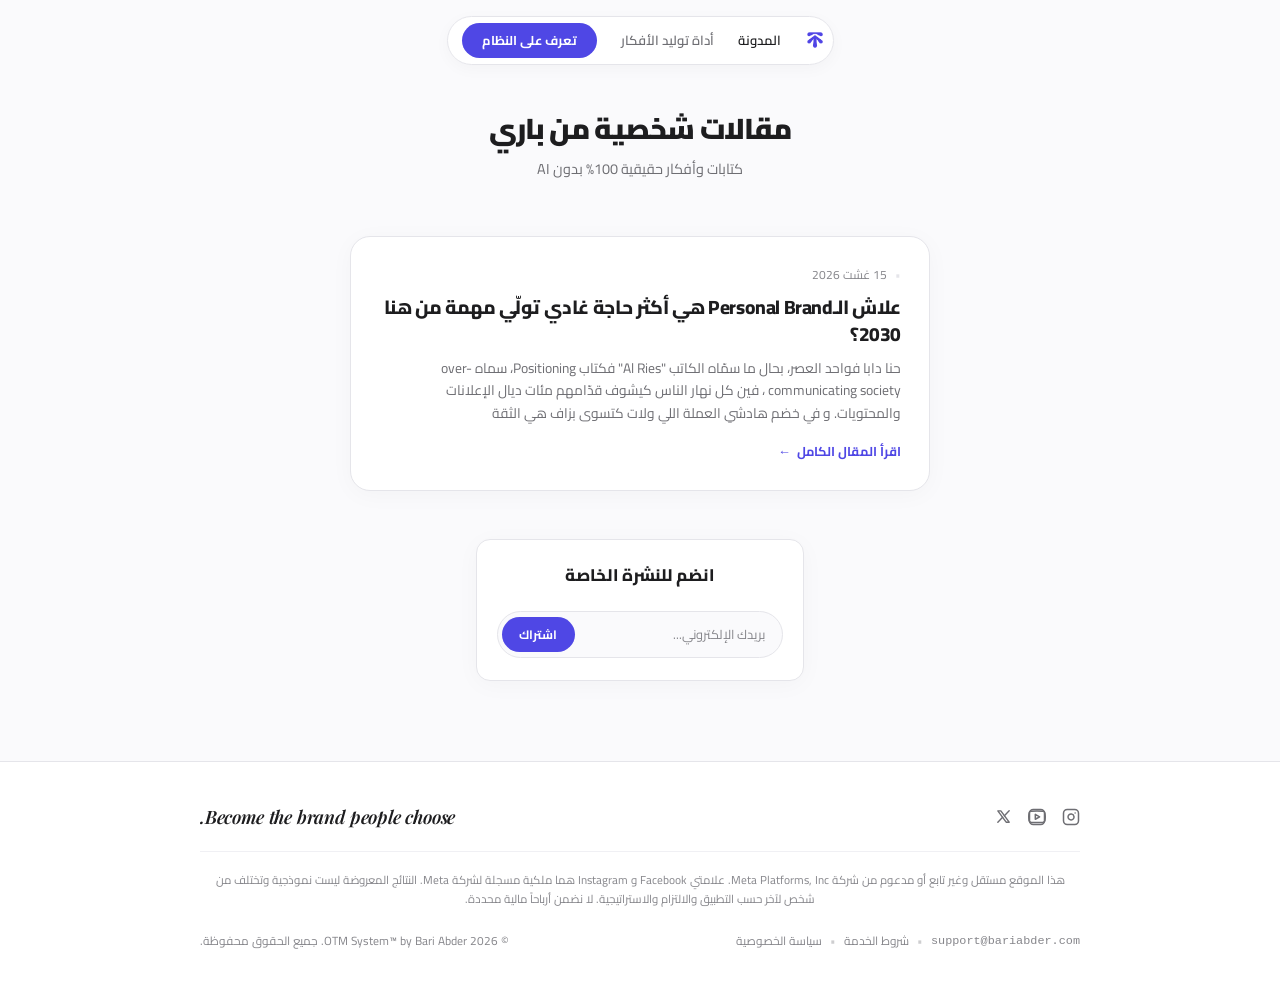
<file: index.html>
<!DOCTYPE html>
<html lang="ar" dir="rtl">
<head>
  <meta charset="UTF-8">
  <meta name="viewport" content="width=device-width, initial-scale=1.0">
  <title>Bari Abder — المدونة</title>
  <link rel="icon" type="image/png" href="main-logo.png">

  <!-- Typography: Apple SF Arabic / Cairo + Playfair Display for footer slogan -->
  <link rel="preconnect" href="https://fonts.googleapis.com">
  <link rel="preconnect" href="https://fonts.gstatic.com" crossorigin>
  <link href="https://fonts.googleapis.com/css2?family=Cairo:wght@400;500;600;700;800;900&family=Playfair+Display:ital,wght@1,600&display=swap" rel="stylesheet">
      <link rel="icon" type="image/png" href="main-logo.png">

  <link rel="stylesheet" href="style.css">
</head>
<body>

  <!-- ================= FLOATING NAVIGATION PILL ================= -->
  <header class="top-nav-header">
    <nav class="top-nav-pill">
      <!-- Brand Icon / Logo -->
       <a href="/" class="nav-profile">
        <img src="logo-wide.png" alt="logo-otm">
      </a>

      <!-- Navigation Links -->
      <a href="https://blog.bariabder.com/" class="nav-link-item active">المدونة</a>
      <a href="https://bariabder.com/idea" class="nav-link-item">أداة توليد الأفكار</a>

      <!-- CTA Button Replacement -->
      <a href="https://www.bariabder.com/#hero-video" class="nav-btn-cta">تعرف على النظام</a>
    </nav>
  </header>

  <!-- ================= EDITORIAL CONTENT CONTAINER ================= -->
  <main class="container">
    
    <!-- Minimal Header -->
    <header class="blog-hero">
      <h1 class="blog-main-title">مقالات شخصية من باري</h1>
      <p class="blog-subtitle">كتابات وأفكار حقيقية 100% بدون AI </p>
    </header>

    <!-- Articles Feed -->
    <section class="articles-feed">
      
      <!-- Article Entry -->
      <article class="article-entry">
        <a href="https://blog.bariabder.com/why_personal_branding_matter_in_future.html" class="article-link-wrapper">
          <div class="article-meta-row">
            
            <span class="meta-separator">•</span>
            <time class="article-date">15 غشت 2026</time>
          </div>
          
          <h2 class="article-title">علاش الـPersonal Brand هي أكثر حاجة غادي تولّي مهمة من هنا 2030؟</h2>
          <p class="article-description">حنا دابا فواحد العصر، بحال ما سمّاه الكاتب "Al Ries" فكتاب Positioning، سماه over-communicating society ، فين كل نهار الناس كيشوف قدّامهم مئات ديال الإعلانات والمحتويات. و في خضم هادشي العملة اللي ولات كتسوى بزاف هي الثقة</p>
          
          <div class="article-read-more">
            <span>اقرأ المقال الكامل</span>
            <span class="arrow-icon">←</span>
          </div>
        </a>
      </article>

    </section>

    <!-- Clean Newsletter Box -->
    <section class="newsletter-card" id="subscribe">
      <h3 class="newsletter-headline">انضم للنشرة الخاصة</h3><br>
       <!--   <p class="newsletter-subline">أفكار واستراتيجيات مركزة بدون حشو، مباشرة في بريدك.</p>
-->
      
      <form class="newsletter-form-inline" id="newsletterForm">
        <input type="email" name="email" placeholder="بريدك الإلكتروني..." required class="newsletter-input-field">
        <button type="submit" class="newsletter-btn">اشتراك</button>
      </form>
    </section>

  </main>

  <!-- ================= SITE FOOTER ================= -->
  <footer class="site-footer">
    <div class="footer-container">
      
      <!-- Top Row: Socials & Italic Slogan -->
      <div class="footer-top-row">
        <div class="footer-socials">
          <!-- Instagram -->
          <a href="https://instagram.com" target="_blank" rel="noopener" aria-label="Instagram">
            <svg width="18" height="18" viewBox="0 0 24 24" fill="none" stroke="currentColor" stroke-width="2" stroke-linecap="round" stroke-linejoin="round">
              <rect x="2" y="2" width="20" height="20" rx="5" ry="5"></rect>
              <path d="M16 11.37A4 4 0 1 1 12.63 8 4 4 0 0 1 16 11.37z"></path>
              <line x1="17.5" y1="6.5" x2="17.51" y2="6.5"></line>
            </svg>
          </a>
          <!-- YouTube -->
          <a href="https://youtube.com" target="_blank" rel="noopener" aria-label="YouTube">
            <svg width="18" height="18" viewBox="0 0 24 24" fill="none" stroke="currentColor" stroke-width="2" stroke-linecap="round" stroke-linejoin="round">
              <rect x="2" y="2" width="20" height="20" rx="5" ry="5"></rect>
              <path d="M22.54 6.42a2.78 2.78 0 0 0-1.94-2C18.88 4 12 4 12 4s-6.88 0-8.6.46a2.78 2.78 0 0 0-1.94 2A29 29 0 0 0 1 11.75a29 29 0 0 0 .46 5.33A2.78 2.78 0 0 0 3.4 19c1.72.46 8.6.46 8.6.46s6.88 0 8.6-.46a2.78 2.78 0 0 0 1.94-2 29 29 0 0 0 .46-5.25 29 29 0 0 0-.46-5.33z"></path>
              <polygon points="9.75 15.02 15.5 11.75 9.75 8.48 9.75 15.02"></polygon>
            </svg>
          </a>
          <!-- X / Twitter -->
          <a href="https://x.com" target="_blank" rel="noopener" aria-label="X">
            <svg width="17" height="17" viewBox="0 0 24 24" fill="none" stroke="currentColor" stroke-width="2" stroke-linecap="round" stroke-linejoin="round">
              <path d="M4 4l11.733 16h4.267l-11.733 -16z"></path>
              <path d="M4 20l6.768 -6.768m2.46 -2.46l6.772 -6.772"></path>
            </svg>
          </a>
        </div>

        <div class="footer-slogan">
          Become the brand people choose.
        </div>
      </div>

      <div class="footer-divider"></div>

      <!-- Middle Row: Legal & Disclaimer -->
      <p class="footer-disclaimer">
        هذا الموقع مستقل وغير تابع أو مدعوم من شركة Meta Platforms, Inc. علامتي Facebook و Instagram هما ملكية مسجلة لشركة Meta. النتائج المعروضة ليست نموذجية وتختلف من شخص لآخر حسب التطبيق والالتزام والاستراتيجية. لا نضمن أرباحاً مالية محددة.
      </p>

      <!-- Bottom Row: Contact/Links & Copyright -->
      <div class="footer-bottom-row">
        <div class="footer-contact-legal">
          <a href="mailto:support@bariabder.com" class="footer-email">support@bariabder.com</a>
          <span class="dot-sep">•</span>
          <a href="/terms">شروط الخدمة</a>
          <span class="dot-sep">•</span>
          <a href="/privacy">سياسة الخصوصية</a>
        </div>

        <div class="footer-copy">
          © 2026 OTM System™ by Bari Abder. جميع الحقوق محفوظة.
        </div>
      </div>

    </div>
  </footer>

  <script src="script.js?v=2"></script>
</body>
</html>
</file>
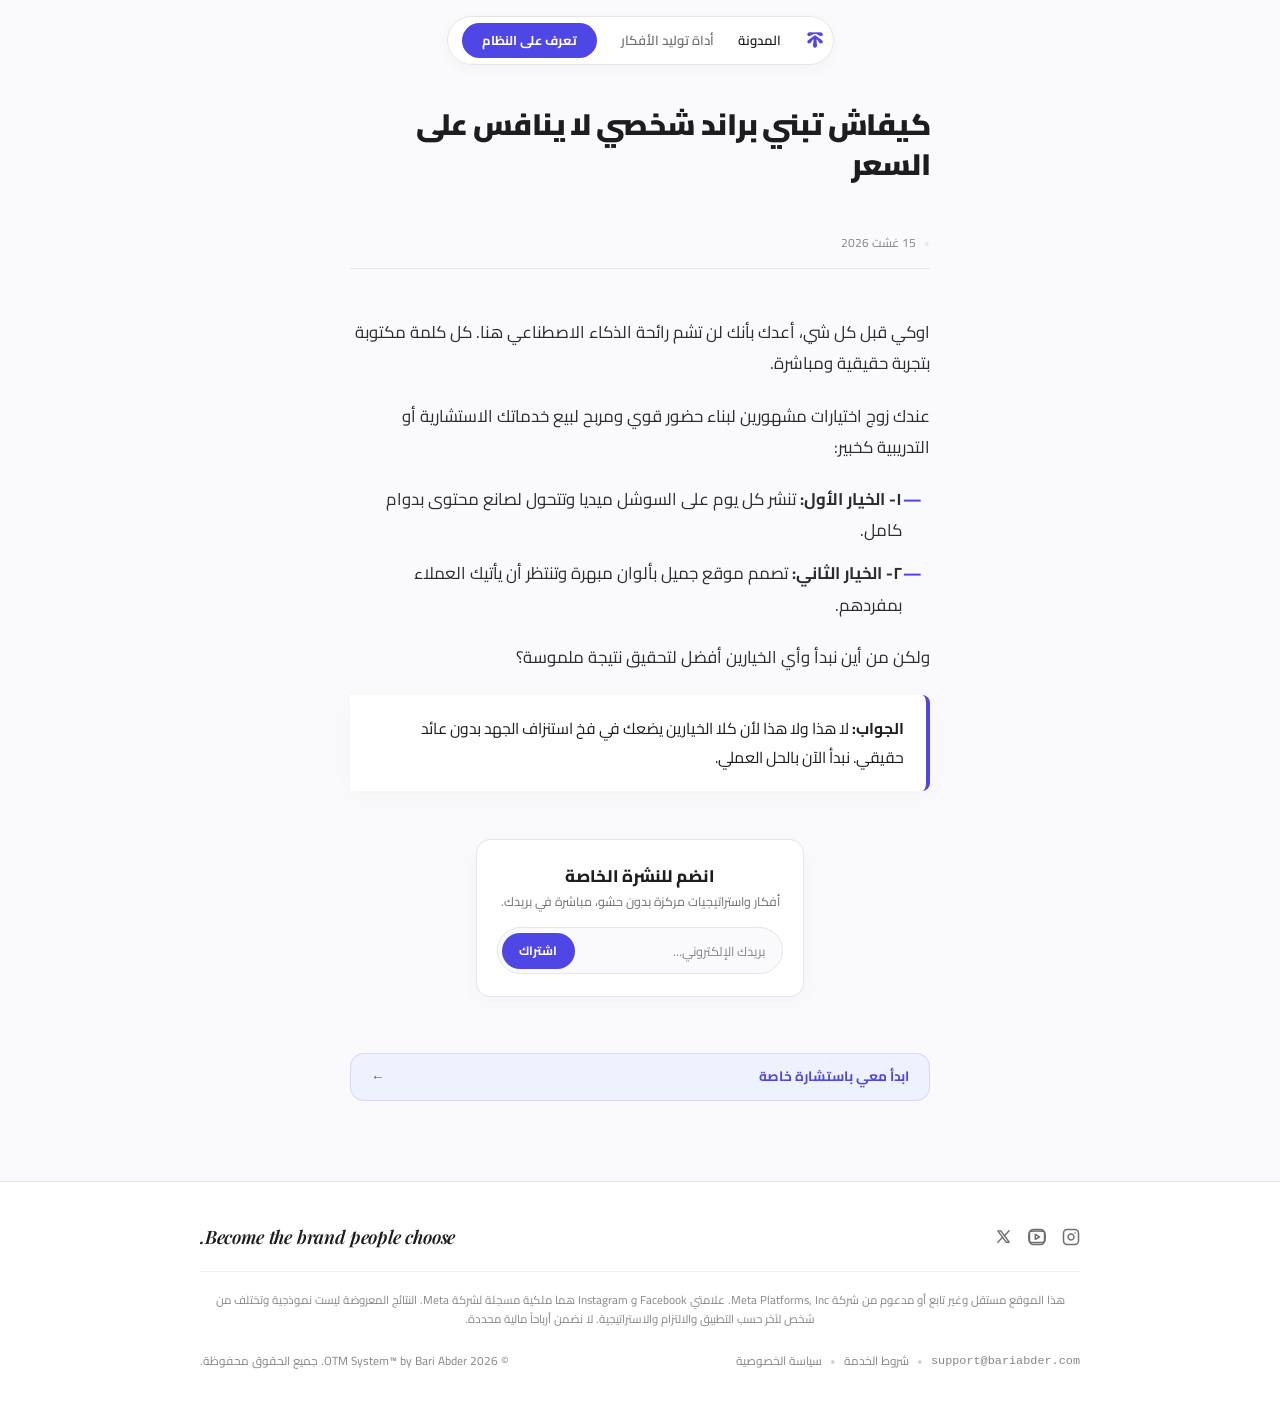
<file: build-personal-brand-without-competing-on-price.html>
<!DOCTYPE html>
<html lang="ar" dir="rtl">
<head>
  <meta charset="UTF-8">
  <meta name="viewport" content="width=device-width, initial-scale=1.0">
  <title>كيف تبني براند شخصي لا ينافس على السعر — Bari Abder</title>
  <link rel="icon" type="image/png" href="main-logo.png">

  <!-- Typography: Cairo + Playfair Display for footer -->
  <link rel="preconnect" href="https://fonts.googleapis.com">
  <link rel="preconnect" href="https://fonts.gstatic.com" crossorigin>
  <link href="https://fonts.googleapis.com/css2?family=Cairo:wght@400;500;600;700;800;900&family=Playfair+Display:ital,wght@1,600&display=swap" rel="stylesheet">
      <link rel="icon" type="image/png" href="main-logo.png">
  <link rel="stylesheet" href="style.css">
</head>
<body>

  <!-- ================= FLOATING NAVIGATION PILL ================= -->
  <header class="top-nav-header">
    <nav class="top-nav-pill">
      <!-- Brand Icon / Logo -->
       <a href="/" class="nav-profile">
        <img src="logo-wide.png" alt="logo-otm">
      </a>

      <!-- Navigation Links -->
      <a href="https://blog.bariabder.com/" class="nav-link-item active">المدونة</a>
      <a href="https://bariabder.com/idea" class="nav-link-item">أداة توليد الأفكار</a>

      <!-- CTA Button Replacement -->
      <a href="https://www.bariabder.com/#hero-video" class="nav-btn-cta">تعرف على النظام</a>
    </nav>
  </header>

  <!-- ================= MAIN EDITORIAL CONTENT ================= -->
  <main class="container">
    <h1 class="article-main-title">كيفاش تبني براند شخصي لا ينافس على السعر</h1>
    <!-- Article Header -->
    <header class="article-header">
      <div class="article-meta-row">
        <span class="meta-separator">•</span>
        <time class="article-date">15 غشت 2026</time>
      </div>
      
    </header>

    <!-- Article Content -->
    <article class="article-body">
      <p>اوكي قبل كل شي، أعدك بأنك لن تشم رائحة الذكاء الاصطناعي هنا. كل كلمة مكتوبة بتجربة حقيقية ومباشرة.</p>
      
      <p>عندك زوج اختيارات مشهورين لبناء حضور قوي ومربح لبيع خدماتك الاستشارية أو التدريبية كخبير:</p>
      
      <ul class="article-styled-list">
        <li><strong>١- الخيار الأول:</strong> تنشر كل يوم على السوشل ميديا وتتحول لصانع محتوى بدوام كامل.</li>
        <li><strong>٢- الخيار الثاني:</strong> تصمم موقع جميل بألوان مبهرة وتنتظر أن يأتيك العملاء بمفردهم.</li>
      </ul>

      <p>ولكن من أين نبدأ وأي الخيارين أفضل لتحقيق نتيجة ملموسة؟</p>
      
      <div class="article-callout">
        <strong>الجواب:</strong> لا هذا ولا هذا لأن كلا الخيارين يضعك في فخ استنزاف الجهد بدون عائد حقيقي. نبدأ الآن بالحل العملي.
      </div>
    </article>

    

    <!-- ================= NEWSLETTER CARD ================= -->
    <section class="newsletter-card" id="subscribe">
      <h3 class="newsletter-headline">انضم للنشرة الخاصة</h3>
      <p class="newsletter-subline">أفكار واستراتيجيات مركزة بدون حشو، مباشرة في بريدك.</p>
      
      <form class="newsletter-form-inline" id="newsletterForm">
        <input type="email" name="email" placeholder="بريدك الإلكتروني..." required class="newsletter-input-field">
        <button type="submit" class="newsletter-btn">اشتراك</button>
      </form>
    </section>


      <a href="https://www.bariabder.com/consultation/" class="article-cta-banner">
        <span>ابدأ معي باستشارة خاصة</span>
        <span class="arrow-icon">←</span>
      </a>
  </main>


  <!-- ================= SITE FOOTER ================= -->
  <footer class="site-footer">
    <div class="footer-container">
      
      <!-- Top Row: Socials & Slogan -->
      <div class="footer-top-row">
        <div class="footer-socials">
          <a href="https://instagram.com" target="_blank" rel="noopener" aria-label="Instagram">
            <svg width="18" height="18" viewBox="0 0 24 24" fill="none" stroke="currentColor" stroke-width="2" stroke-linecap="round" stroke-linejoin="round">
              <rect x="2" y="2" width="20" height="20" rx="5" ry="5"></rect>
              <path d="M16 11.37A4 4 0 1 1 12.63 8 4 4 0 0 1 16 11.37z"></path>
              <line x1="17.5" y1="6.5" x2="17.51" y2="6.5"></line>
            </svg>
          </a>
          <a href="https://youtube.com" target="_blank" rel="noopener" aria-label="YouTube">
            <svg width="18" height="18" viewBox="0 0 24 24" fill="none" stroke="currentColor" stroke-width="2" stroke-linecap="round" stroke-linejoin="round">
              <rect x="2" y="2" width="20" height="20" rx="5" ry="5"></rect>
              <path d="M22.54 6.42a2.78 2.78 0 0 0-1.94-2C18.88 4 12 4 12 4s-6.88 0-8.6.46a2.78 2.78 0 0 0-1.94 2A29 29 0 0 0 1 11.75a29 29 0 0 0 .46 5.33A2.78 2.78 0 0 0 3.4 19c1.72.46 8.6.46 8.6.46s6.88 0 8.6-.46a2.78 2.78 0 0 0 1.94-2 29 29 0 0 0 .46-5.25 29 29 0 0 0-.46-5.33z"></path>
              <polygon points="9.75 15.02 15.5 11.75 9.75 8.48 9.75 15.02"></polygon>
            </svg>
          </a>
          <a href="https://x.com" target="_blank" rel="noopener" aria-label="X">
            <svg width="17" height="17" viewBox="0 0 24 24" fill="none" stroke="currentColor" stroke-width="2" stroke-linecap="round" stroke-linejoin="round">
              <path d="M4 4l11.733 16h4.267l-11.733 -16z"></path>
              <path d="M4 20l6.768 -6.768m2.46 -2.46l6.772 -6.772"></path>
            </svg>
          </a>
        </div>

        <div class="footer-slogan">
          Become the brand people choose.
        </div>
      </div>

      <div class="footer-divider"></div>

      <!-- Middle Row: Legal Disclaimer -->
      <p class="footer-disclaimer">
        هذا الموقع مستقل وغير تابع أو مدعوم من شركة Meta Platforms, Inc. علامتي Facebook و Instagram هما ملكية مسجلة لشركة Meta. النتائج المعروضة ليست نموذجية وتختلف من شخص لآخر حسب التطبيق والالتزام والاستراتيجية. لا نضمن أرباحاً مالية محددة.
      </p>

      <!-- Bottom Row: Contact & Copyright -->
      <div class="footer-bottom-row">
        <div class="footer-contact-legal">
          <a href="mailto:support@bariabder.com" class="footer-email">support@bariabder.com</a>
          <span class="dot-sep">•</span>
          <a href="/terms">شروط الخدمة</a>
          <span class="dot-sep">•</span>
          <a href="/privacy">سياسة الخصوصية</a>
        </div>

        <div class="footer-copy">
          © 2026 OTM System™ by Bari Abder. جميع الحقوق محفوظة.
        </div>
      </div>

    </div>
  </footer>

  <script src="script.js?v=2"></script>
</body>
</html>
</file>
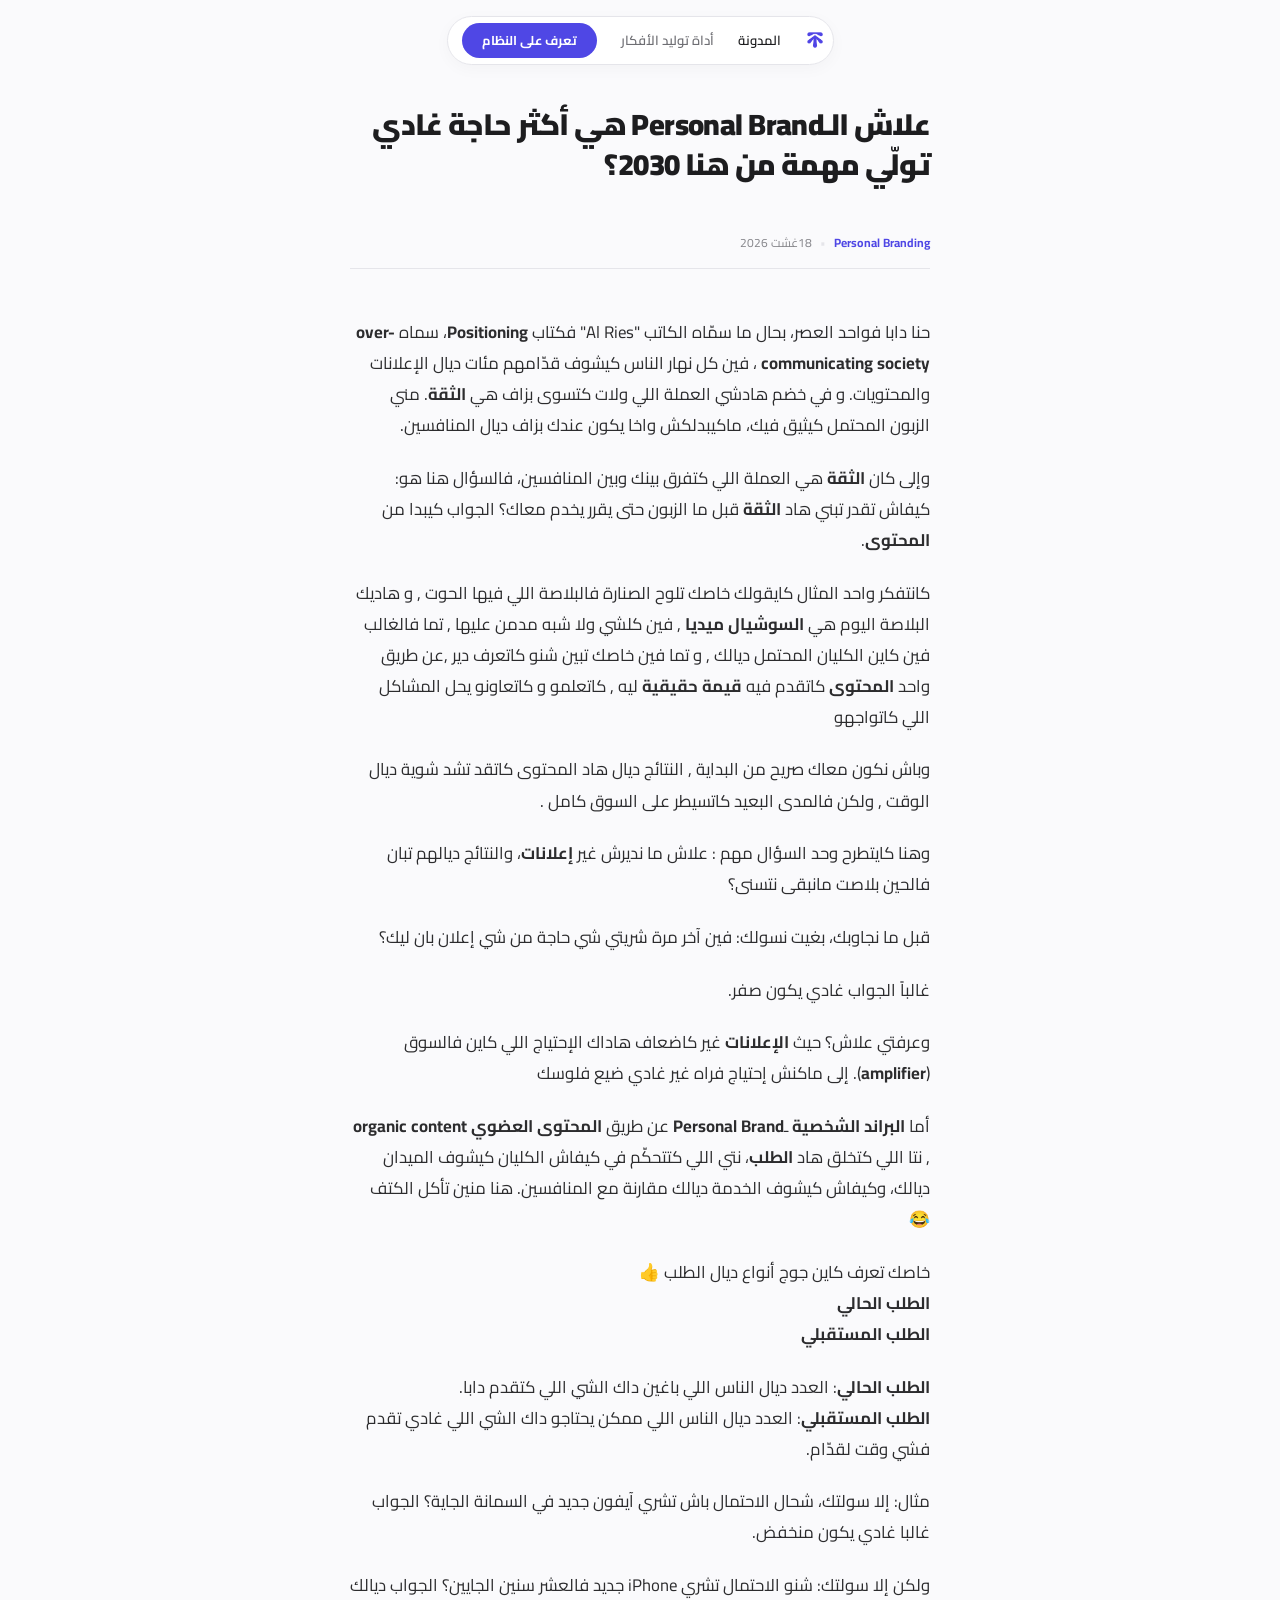
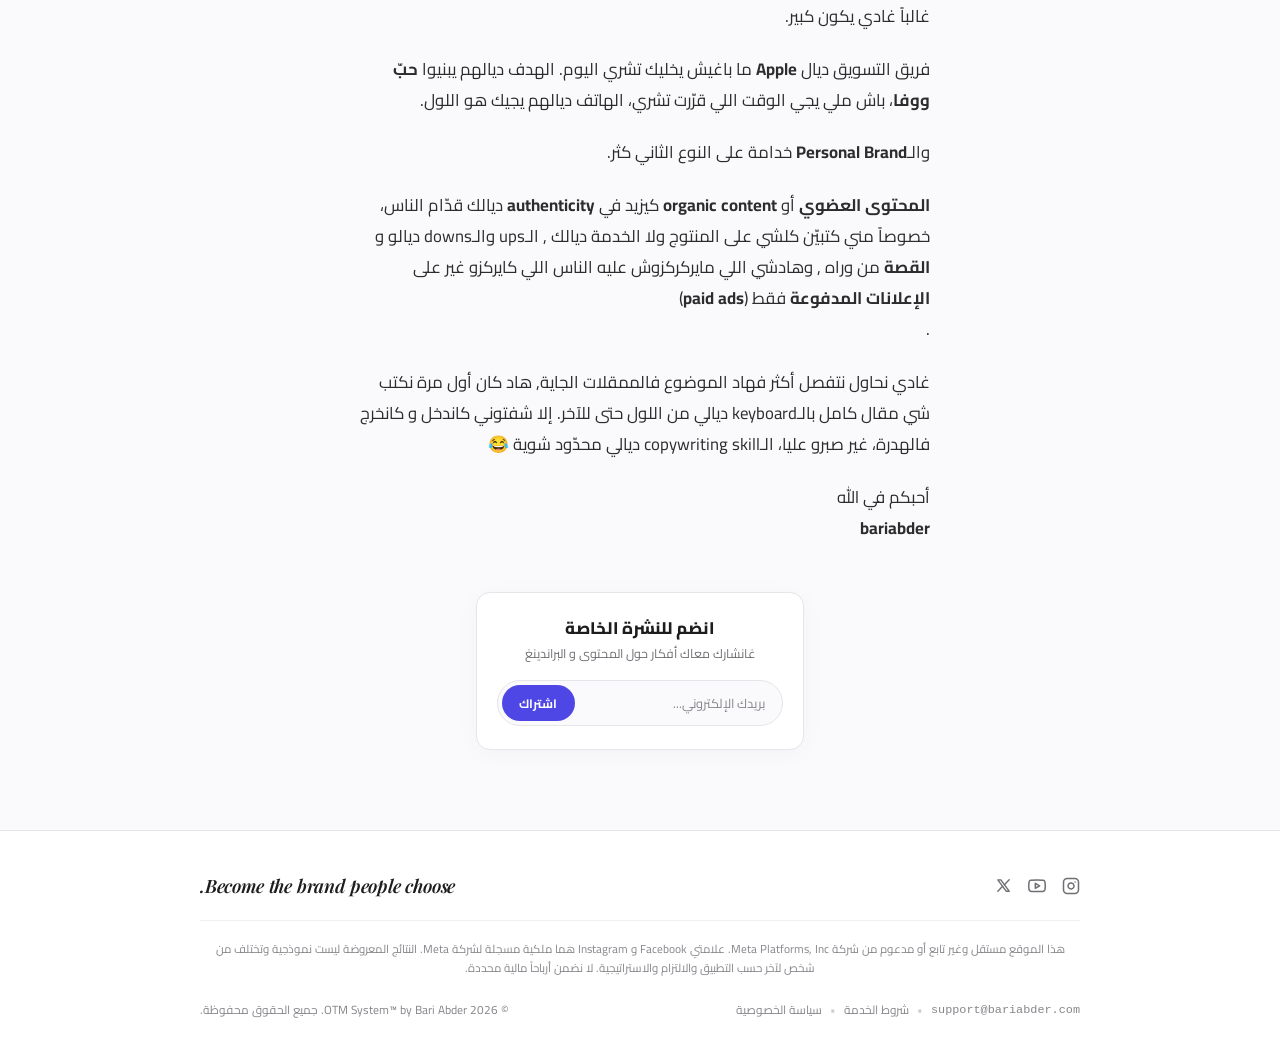
<file: why_personal_branding_matter_in_future.html>
<!DOCTYPE html>
<html lang="ar" dir="rtl">
<head>
  <meta charset="UTF-8">
  <meta name="viewport" content="width=device-width, initial-scale=1.0">
  <!-- ARTICLE META: Title & Description -->
  <title>علاش الـPersonal Brand هي أكثر حاجة غادي تولّي مهمة من هنا 2030؟ — Bari Abder</title>
  <meta name="description" content="علاش الـPersonal Brand هي أكثر حاجة غادي تولّي مهمة من هنا 2030؟ وبناء الثقة عن طريق المحتوى العضوي مقارنة بالإعلانات الممولة.">
  <link rel="icon" type="image/png" href="main-logo.png">

  <!-- Typography: Cairo + Playfair Display for footer -->
  <link rel="preconnect" href="https://fonts.googleapis.com">
  <link rel="preconnect" href="https://fonts.gstatic.com" crossorigin>
  <link href="https://fonts.googleapis.com/css2?family=Cairo:wght@400;500;600;700;800;900&family=Playfair+Display:ital,wght@1,600&display=swap" rel="stylesheet">
  
  <link rel="stylesheet" href="style.css">
</head>
<body>

  <!-- ================= FLOATING NAVIGATION PILL ================= -->
   <header class="top-nav-header">
    <nav class="top-nav-pill">
      <!-- Brand Icon / Logo -->
       <a href="/" class="nav-profile">
        <img src="logo-wide.png" alt="logo-otm">
      </a>

      <!-- Navigation Links -->
      <a href="https://blog.bariabder.com/" class="nav-link-item active">المدونة</a>
      <a href="https://bariabder.com/idea" class="nav-link-item">أداة توليد الأفكار</a>

      <!-- CTA Button Replacement -->
      <a href="https://www.bariabder.com/#hero-video" class="nav-btn-cta">تعرف على النظام</a>
    </nav>
  </header>

  <!-- ================= MAIN EDITORIAL CONTENT ================= -->
  <main class="container">
    
    <!-- Article Title -->
    <h1 class="article-main-title">علاش الـPersonal Brand هي أكثر حاجة غادي تولّي مهمة من هنا 2030؟</h1>
    
    <!-- Article Header Meta -->
    <header class="article-header">
      <div class="article-meta-row">
        <span class="article-tag">Personal Branding</span>
        <span class="meta-separator">•</span>
        <time class="article-date">18غشت 2026</time>
      </div>
    </header>

    <!-- Article Content Body -->
    <article class="article-body">
      <p>حنا دابا فواحد العصر، بحال ما سمّاه الكاتب "Al Ries" فكتاب <strong>Positioning</strong>، سماه <strong>over-communicating society</strong> ، فين كل نهار الناس كيشوف قدّامهم مئات ديال الإعلانات والمحتويات. و في خضم هادشي العملة اللي ولات كتسوى بزاف هي <strong>الثقة</strong>. مني الزبون المحتمل كيثيق فيك، ماكيبدلكش واخا يكون عندك بزاف ديال المنافسين.</p>

      <p>وإلى كان <strong>الثقة</strong> هي العملة اللي كتفرق بينك وبين المنافسين، فالسؤال هنا هو: كيفاش تقدر تبني هاد <strong>الثقة</strong> قبل ما الزبون حتى يقرر يخدم معاك؟ الجواب كيبدا من <strong>المحتوى</strong>.</p>

      <p>كانتفكر واحد المثال كايقولك خاصك تلوح الصنارة فالبلاصة اللي فيها الحوت , و هاديك البلاصة اليوم هي <strong>السوشيال ميديا</strong> , فين كلشي ولا شبه مدمن عليها , تما فالغالب فين كاين الكليان المحتمل ديالك , و تما فين خاصك تبين شنو كاتعرف دير ,عن طريق واحد <strong>المحتوى</strong> كاتقدم فيه <strong>قيمة حقيقية</strong> ليه , كاتعلمو و كاتعاونو يحل المشاكل اللي كاتواجهو</p>

      <p>وباش نكون معاك صريح من البداية , النتائج ديال هاد المحتوى كاتقد تشد شوية ديال الوقت , ولكن فالمدى البعيد كاتسيطر على السوق كامل .</p>

      <p>وهنا كايتطرح وحد السؤال مهم : علاش ما نديرش غير <strong>إعلانات</strong>، والنتائج ديالهم تبان فالحين بلاصت مانبقى نتسنى؟</p>

      <p>قبل ما نجاوبك، بغيت نسولك: فين آخر مرة شريتي شي حاجة من شي إعلان  بان ليك؟</p>

      <p>غالباً الجواب غادي يكون صفر.</p>

      <p>وعرفتي علاش؟ حيث <strong>الإعلانات</strong> غير كاضعاف هاداك الإحتياج اللي كاين فالسوق (<strong>amplifier</strong>). إلى ماكنش إحتياج فراه غير غادي ضيع فلوسك</p>

      <p>أما <strong>البراند الشخصية</strong> ـ<strong>Personal Brand</strong> عن طريق <strong>المحتوى العضوي</strong> <strong>organic content</strong> , نتا اللي كتخلق هاد <strong>الطلب</strong>، نتي اللي كتتحكّم في كيفاش الكليان كيشوف الميدان ديالك، وكيفاش كيشوف الخدمة ديالك مقارنة مع المنافسين. هنا منين تأكل الكتف 😂</p>

      <p>خاصك تعرف كاين جوج أنواع ديال الطلب 👍<br>
      <strong>الطلب الحالي</strong><br>
      <strong>الطلب المستقبلي</strong></p>

      <p><strong>الطلب الحالي</strong>: العدد ديال الناس اللي باغين داك الشي اللي كتقدم دابا.<br>
      <strong>الطلب المستقبلي</strong>: العدد ديال الناس اللي ممكن يحتاجو داك الشي اللي غادي تقدم فشي وقت لقدّام.</p>

      <p>مثال: إلا سولتك، شحال الاحتمال باش تشري آيفون جديد في السمانة الجاية؟  الجواب غالبا غادي يكون منخفض.</p>

      <p>ولكن إلا سولتك: شنو الاحتمال تشري iPhone جديد فالعشر سنين الجايين؟ الجواب ديالك غالباً غادي يكون كبير.</p>

      <p>فريق التسويق ديال <strong>Apple</strong> ما باغيش يخليك تشري اليوم. الهدف ديالهم يبنيوا <strong>حبّ ووفا</strong>، باش ملي يجي الوقت اللي قرّرت تشري، الهاتف ديالهم يجيك هو اللول.</p>

      <p>والـ<strong>Personal Brand</strong> خدامة على النوع الثاني كثر.</p>

      <p><strong>المحتوى العضوي</strong> أو <strong>organic content</strong> كيزيد في <strong>authenticity</strong> ديالك قدّام الناس، خصوصاً مني كتبيّن كلشي على المنتوج ولا الخدمة ديالك , الـups والـdowns ديالو و <strong>القصة</strong> من وراه , وهادشي اللي مايركركزوش عليه الناس اللي كايركزو غير على <strong>الإعلانات المدفوعة</strong> فقط (<strong>paid ads</strong>)<br>
      .</p>

      <p>غادي نحاول نتفصل أكثر فهاد الموضوع فالممقلات الجاية, هاد كان أول مرة نكتب شي مقال كامل بالـkeyboard ديالي من اللول حتى للآخر. إلا شفتوني كاندخل و كانخرج فالهدرة، غير صبرو عليا، الـcopywriting skill ديالي محدّود شوية 😂</p>

      <p>أحبكم في الله<br>
      <strong>bariabder</strong></p>
    </article>

    <!-- ================= NEWSLETTER CARD ================= -->
    <section class="newsletter-card" id="subscribe">
      <h3 class="newsletter-headline">انضم للنشرة الخاصة</h3>
      <p class="newsletter-subline">غانشارك معاك أفكار حول المحتوى و البراندينغ</p>

      <form class="newsletter-form-inline" id="newsletterForm">
        <input type="email" name="email" placeholder="بريدك الإلكتروني..." required class="newsletter-input-field">
        <button type="submit" class="newsletter-btn">اشتراك</button>
      </form>
    </section>

  

  </main>

  <!-- ================= SITE FOOTER ================= -->
  <footer class="site-footer">
    <div class="footer-container">

      <!-- Top Row: Socials & Slogan -->
      <div class="footer-top-row">
        <div class="footer-socials">
          <!-- Instagram -->
          <a href="https://instagram.com" target="_blank" rel="noopener" aria-label="Instagram">
            <svg width="18" height="18" viewBox="0 0 24 24" fill="none" stroke="currentColor" stroke-width="2" stroke-linecap="round" stroke-linejoin="round">
              <rect x="2" y="2" width="20" height="20" rx="5" ry="5"></rect>
              <path d="M16 11.37A4 4 0 1 1 12.63 8 4 4 0 0 1 16 11.37z"></path>
              <line x1="17.5" y1="6.5" x2="17.51" y2="6.5"></line>
            </svg>
          </a>
          <!-- YouTube -->
          <a href="https://youtube.com" target="_blank" rel="noopener" aria-label="YouTube">
            <svg width="18" height="18" viewBox="0 0 24 24" fill="none" stroke="currentColor" stroke-width="2" stroke-linecap="round" stroke-linejoin="round">
              <path d="M22.54 6.42a2.78 2.78 0 0 0-1.94-2C18.88 4 12 4 12 4s-6.88 0-8.6.46a2.78 2.78 0 0 0-1.94 2A29 29 0 0 0 1 11.75a29 29 0 0 0 .46 5.33A2.78 2.78 0 0 0 3.4 19c1.72.46 8.6.46 8.6.46s6.88 0 8.6-.46a2.78 2.78 0 0 0 1.94-2 29 29 0 0 0 .46-5.25 29 29 0 0 0-.46-5.33z"></path>
              <polygon points="9.75 15.02 15.5 11.75 9.75 8.48 9.75 15.02"></polygon>
            </svg>
          </a>
          <!-- X / Twitter -->
          <a href="https://x.com" target="_blank" rel="noopener" aria-label="X">
            <svg width="17" height="17" viewBox="0 0 24 24" fill="none" stroke="currentColor" stroke-width="2" stroke-linecap="round" stroke-linejoin="round">
              <path d="M4 4l11.733 16h4.267l-11.733 -16z"></path>
              <path d="M4 20l6.768 -6.768m2.46 -2.46l6.772 -6.772"></path>
            </svg>
          </a>
        </div>

        <div class="footer-slogan">
          Become the brand people choose.
        </div>
      </div>

      <div class="footer-divider"></div>

      <!-- Middle Row: Legal Disclaimer -->
      <p class="footer-disclaimer">
        هذا الموقع مستقل وغير تابع أو مدعوم من شركة Meta Platforms, Inc. علامتي Facebook و Instagram هما ملكية مسجلة لشركة Meta. النتائج المعروضة ليست نموذجية وتختلف من شخص لآخر حسب التطبيق والالتزام والاستراتيجية. لا نضمن أرباحاً مالية محددة.
      </p>

      <!-- Bottom Row: Contact & Copyright -->
      <div class="footer-bottom-row">
        <div class="footer-contact-legal">
          <a href="mailto:support@bariabder.com" class="footer-email">support@bariabder.com</a>
          <span class="dot-sep">•</span>
          <a href="/terms">شروط الخدمة</a>
          <span class="dot-sep">•</span>
          <a href="/privacy">سياسة الخصوصية</a>
        </div>

        <div class="footer-copy">
          © 2026 OTM System™ by Bari Abder. جميع الحقوق محفوظة.
        </div>
      </div>

    </div>
  </footer>

  <script src="script.js?v=2"></script>
</body>
</html>
</file>
<file: style.css>
/* =========================================================
   1. CORE VARIABLES & SETUP
   ========================================================= */
*,
*::before,
*::after { 
  box-sizing: border-box; 
  margin: 0; 
  padding: 0; 
}

:root {
  --accent: #4F47E5;
  --accent-hover: #4338CA;
  --accent-subtle: #EEF2FF;

  --bg-color: #fafafc;
  --surface: #ffffff;
  --surface-hover: #f5f5f7;

  --text-main: #1d1d1f;
  --text-muted: #6e6e73;
  --text-faint: #86868b;

  --border-light: #e5e5ea;
  --border-subtle: #f0f0f4;

  --radius-sm: 8px;
  --radius-md: 14px;
  --radius-lg: 20px;
  --radius-pill: 980px;

  --shadow-card: 0 4px 24px rgba(0, 0, 0, 0.03);
}

html { 
  scroll-behavior: smooth;
}

body {
  font-family: 'SF Arabic', -apple-system, BlinkMacSystemFont, 'SF Pro Text', 'Cairo', sans-serif;
  background-color: var(--bg-color);
  color: var(--text-main);
  font-size: 14px;
  line-height: 1.6;
  min-height: 100vh;
  display: flex;
  flex-direction: column;
  align-items: center;
  direction: rtl;
  -webkit-font-smoothing: antialiased;
}

/* =========================================================
   2. FLOATING TOP NAVIGATION PILL (MATCHING SCREENSHOT)
   ========================================================= */
.top-nav-header {
  width: 100%;
  display: flex;
  justify-content: center;
  position: sticky;
  top: 16px;
  z-index: 100;
  padding: 0 1rem;
}

.top-nav-pill {
  background: rgba(255, 255, 255, 0.88);
  backdrop-filter: blur(20px);
  -webkit-backdrop-filter: blur(20px);
  border: 1px solid var(--border-light);
  border-radius: var(--radius-pill);
  padding: 6px 8px 6px 14px;
  display: flex;
  align-items: center;
  gap: 1.5rem;
  box-shadow: 0 4px 16px rgba(0, 0, 0, 0.03);
}

.nav-logo-link {
  color: var(--accent);
  display: flex;
  align-items: center;
  text-decoration: none;
}

.nav-link-item {
  color: var(--text-muted);
  text-decoration: none;
  font-size: 0.82rem;
  font-weight: 600;
  transition: color 0.15s ease;
}

.nav-link-item:hover,
.nav-link-item.active {
  color: var(--text-main);
}

.nav-btn-cta {
  background: var(--accent);
  color: #ffffff;
  text-decoration: none;
  font-size: 0.8rem;
  font-weight: 700;
  padding: 0.45rem 1.25rem;
  border-radius: var(--radius-pill);
  transition: background-color 0.15s ease, transform 0.15s ease;
}

.nav-btn-cta:hover {
  background: var(--accent-hover);
}

/* =========================================================
   3. CLEAN EDITORIAL CONTENT FEED
   ========================================================= */
.container {
  width: 100%;
  max-width: 620px;
  margin: 3.5rem auto 5rem;
  padding: 0 1.25rem;
  display: flex;
  flex-direction: column;
  gap: 3rem;
  flex: 1;
}

.blog-hero {
  text-align: center;
  padding-bottom: 0.5rem;
}

.blog-main-title {
  font-size: 1.8rem;
  font-weight: 900;
  color: var(--text-main);
  letter-spacing: -0.03em;
  margin-bottom: 0.4rem;
}

.blog-subtitle {
  font-size: 0.9rem;
  color: var(--text-muted);
  line-height: 1.6;
}

/* Article Cards */
.articles-feed {
  display: flex;
  flex-direction: column;
  gap: 1.25rem;
}

.article-entry {
  background: var(--surface);
  border: 1px solid var(--border-light);
  border-radius: var(--radius-lg);
  padding: 1.75rem;
  box-shadow: var(--shadow-card);
  transition: border-color 0.15s ease, transform 0.15s ease, box-shadow 0.15s ease;
}

.article-entry:hover {
  border-color: #d1d1d6;
  transform: translateY(-2px);
  box-shadow: 0 8px 30px rgba(0, 0, 0, 0.06);
}

.article-link-wrapper {
  text-decoration: none;
  color: inherit;
  display: flex;
  flex-direction: column;
  gap: 0.6rem;
}

.article-meta-row {
  display: flex;
  align-items: center;
  gap: 8px;
  font-size: 0.75rem;
}

.article-tag {
  color: var(--accent);
  font-weight: 700;
}

.meta-separator {
  color: var(--border-light);
}

.article-date {
  color: var(--text-faint);
}

.article-title {
  font-size: 1.2rem;
  font-weight: 800;
  color: var(--text-main);
  line-height: 1.4;
  letter-spacing: -0.02em;
}

.article-description {
  font-size: 0.86rem;
  color: var(--text-muted);
  line-height: 1.6;
}

.article-read-more {
  margin-top: 0.5rem;
  display: inline-flex;
  align-items: center;
  gap: 6px;
  font-size: 0.8rem;
  font-weight: 700;
  color: var(--accent);
}

.arrow-icon {
  transition: transform 0.15s ease;
}

.article-entry:hover .arrow-icon {
  transform: translateX(-4px);
}

/* Newsletter Card (Compact Apple Style) */
.newsletter-card {
  background: var(--surface);
  border: 1px solid var(--border-light);
  border-radius: var(--radius-md);
  padding: 1.4rem 1.25rem;
  max-width: 440px;
  margin: 0 auto;
  text-align: center;
  box-shadow: var(--shadow-card);
}

.newsletter-headline {
  font-size: 1.05rem;
  font-weight: 800;
  color: var(--text-main);
  letter-spacing: -0.01em;
}

.newsletter-subline {
  font-size: 0.78rem;
  color: var(--text-muted);
  margin: 0.2rem 0 1rem;
  line-height: 1.5;
}

.newsletter-form-inline {
  display: flex;
  align-items: center;
  background: var(--bg-color);
  border: 1px solid var(--border-light);
  border-radius: var(--radius-pill);
  padding: 3px 4px;
  max-width: 340px;
  margin: 0 auto;
  transition: border-color 0.15s ease;
}

.newsletter-form-inline:focus-within {
  border-color: var(--accent);
}

.newsletter-input-field {
  flex: 1;
  border: none;
  background: transparent;
  padding: 0.45rem 0.85rem;
  font-family: inherit;
  font-size: 0.8rem;
  color: var(--text-main);
  outline: none;
}

.newsletter-input-field::placeholder {
  color: var(--text-faint);
}

.newsletter-btn {
  background: var(--accent);
  color: #ffffff;
  border: none;
  padding: 0.4rem 1.1rem;
  border-radius: var(--radius-pill);
  font-family: inherit;
  font-weight: 700;
  font-size: 0.76rem;
  cursor: pointer;
  transition: background-color 0.15s ease;
}

.newsletter-btn:hover {
  background: var(--accent-hover);
}

/* =========================================================
   4. SITE FOOTER (PIXEL-PERFECT TO SCREENSHOT)
   ========================================================= */
.site-footer {
  width: 100%;
  border-top: 1px solid var(--border-light);
  padding: 2.5rem 1.5rem 2rem;
  background: var(--surface);
}

.footer-container {
  max-width: 880px;
  margin: 0 auto;
  display: flex;
  flex-direction: column;
}

/* Row 1: Slogan & Socials */
.footer-top-row {
  display: flex;
  justify-content: space-between;
  align-items: center;
  margin-bottom: 1.2rem;
}

.footer-socials {
  display: flex;
  align-items: center;
  gap: 16px;
}

.footer-socials a {
  color: var(--text-muted);
  display: flex;
  align-items: center;
  transition: color 0.15s ease;
}

.footer-socials a:hover {
  color: var(--text-main);
}

.footer-slogan {
  font-family: 'Playfair Display', serif;
  font-style: italic;
  font-size: 1.15rem;
  font-weight: 600;
  color: var(--text-main);
  letter-spacing: -0.01em;
}

/* Row 2: Divider & Disclaimer */
.footer-divider {
  width: 100%;
  height: 1px;
  background: var(--border-subtle);
  margin-bottom: 1.2rem;
}

.footer-disclaimer {
  font-size: 0.72rem;
  line-height: 1.7;
  color: var(--text-faint);
  text-align: center;
  margin-bottom: 1.4rem;
}

/* Row 3: Bottom Legal & Copyright */
.footer-bottom-row {
  display: flex;
  justify-content: space-between;
  align-items: center;
  font-size: 0.74rem;
  color: var(--text-faint);
}

.footer-contact-legal {
  display: flex;
  align-items: center;
  gap: 8px;
}

.footer-contact-legal a {
  color: var(--text-faint);
  text-decoration: none;
  transition: color 0.15s ease;
}

.footer-contact-legal a:hover {
  color: var(--text-main);
}

.footer-email {
  font-family: -apple-system, BlinkMacSystemFont, monospace;
}

.dot-sep {
  opacity: 0.4;
}

.footer-copy {
  color: var(--text-faint);
}

/* =========================================================
   5. RESPONSIVE
   ========================================================= */
@media (max-width: 768px) {
  .top-nav-pill {
    gap: 1rem;
    padding: 5px 8px 5px 12px;
  }

  .nav-link-item {
    font-size: 0.76rem;
  }

  .footer-top-row {
    flex-direction: column-reverse;
    gap: 1rem;
    align-items: center;
  }

  .footer-bottom-row {
    flex-direction: column;
    gap: 0.75rem;
    text-align: center;
  }
}

/* Navigation Logo */
.nav-profile {
  display: flex;
  align-items: center;
}

.nav-profile img {
  height: 20px;
  width: auto;
  display: block;
  object-fit: contain;
}

/* =========================================================
   6. ARTICLE & BLOG POST DETAILS (ADDITIONS)
   ========================================================= */
/* Article Header */
.article-header {
  display: flex;
  flex-direction: column;
  gap: 0.85rem;
  padding-bottom: 1rem;
  border-bottom: 1px solid var(--border-light);
}

.article-main-title {
  font-size: 1.85rem;
  font-weight: 900;
  line-height: 1.35;
  color: var(--text-main);
  letter-spacing: -0.02em;
}

.article-cta-banner {
  display: inline-flex;
  align-items: center;
  justify-content: space-between;
  background: var(--accent-subtle);
  color: var(--accent);
  border: 1px solid rgba(79, 70, 229, 0.15);
  border-radius: var(--radius-md);
  padding: 0.75rem 1.25rem;
  font-size: 0.85rem;
  font-weight: 700;
  text-decoration: none;
  margin-top: 0.5rem;
  transition: all 0.2s ease;
}

.article-cta-banner:hover {
  background: var(--accent);
  color: #ffffff;
  transform: translateY(-1px);
}

/* Article Prose */
.article-body {
  font-size: 1.05rem;
  line-height: 1.85;
  color: #2c2c2e;
  display: flex;
  flex-direction: column;
  gap: 1.35rem;
}

.article-styled-list {
  list-style: none;
  display: flex;
  flex-direction: column;
  gap: 0.75rem;
  padding-right: 0.5rem;
}

.article-styled-list li {
  position: relative;
  padding-right: 1.25rem;
}

.article-styled-list li::before {
  content: "—";
  position: absolute;
  right: 0;
  color: var(--accent);
  font-weight: bold;
}

.article-callout {
  background: var(--surface);
  border-right: 4px solid var(--accent);
  border-radius: 0 var(--radius-sm) var(--radius-sm) 0;
  padding: 1.2rem 1.4rem;
  box-shadow: var(--shadow-card);
  font-size: 0.98rem;
  color: var(--text-main);
}

/* Related Posts Section */
.more-posts-section {
  display: flex;
  flex-direction: column;
  gap: 1.25rem;
  margin-top: 1rem;
}

.more-posts-heading {
  font-size: 1.15rem;
  font-weight: 800;
  color: var(--text-main);
}

.more-posts-grid {
  display: grid;
  grid-template-columns: repeat(2, 1fr);
  gap: 1rem;
}

.more-post-card {
  background: var(--surface);
  border: 1px solid var(--border-light);
  border-radius: var(--radius-md);
  overflow: hidden;
  text-decoration: none;
  color: inherit;
  display: flex;
  flex-direction: column;
  transition: all 0.2s ease;
}

.more-post-card:hover {
  transform: translateY(-2px);
  box-shadow: var(--shadow-card);
  border-color: #d1d1d6;
}

.more-post-thumb {
  width: 100%;
  height: 130px;
  overflow: hidden;
  background: var(--surface-hover);
}

.more-post-thumb img {
  width: 100%;
  height: 100%;
  object-fit: cover;
  transition: transform 0.3s ease;
}

.more-post-card:hover .more-post-thumb img {
  transform: scale(1.04);
}

.more-post-info {
  padding: 1rem;
  display: flex;
  flex-direction: column;
  gap: 0.5rem;
  flex: 1;
}

.more-post-title {
  font-size: 0.88rem;
  font-weight: 700;
  line-height: 1.45;
  color: var(--text-main);
}

.more-post-date {
  font-size: 0.72rem;
  color: var(--text-faint);
  margin-top: auto;
}

@media (max-width: 600px) {
  .more-posts-grid {
    grid-template-columns: 1fr;
  }
}

/* ---- Removed the “new block” you added that redefined article styles ---- */
/* (Everything you added below “/ * Navigation Logo * /” in your message was removed.) */
</file>
